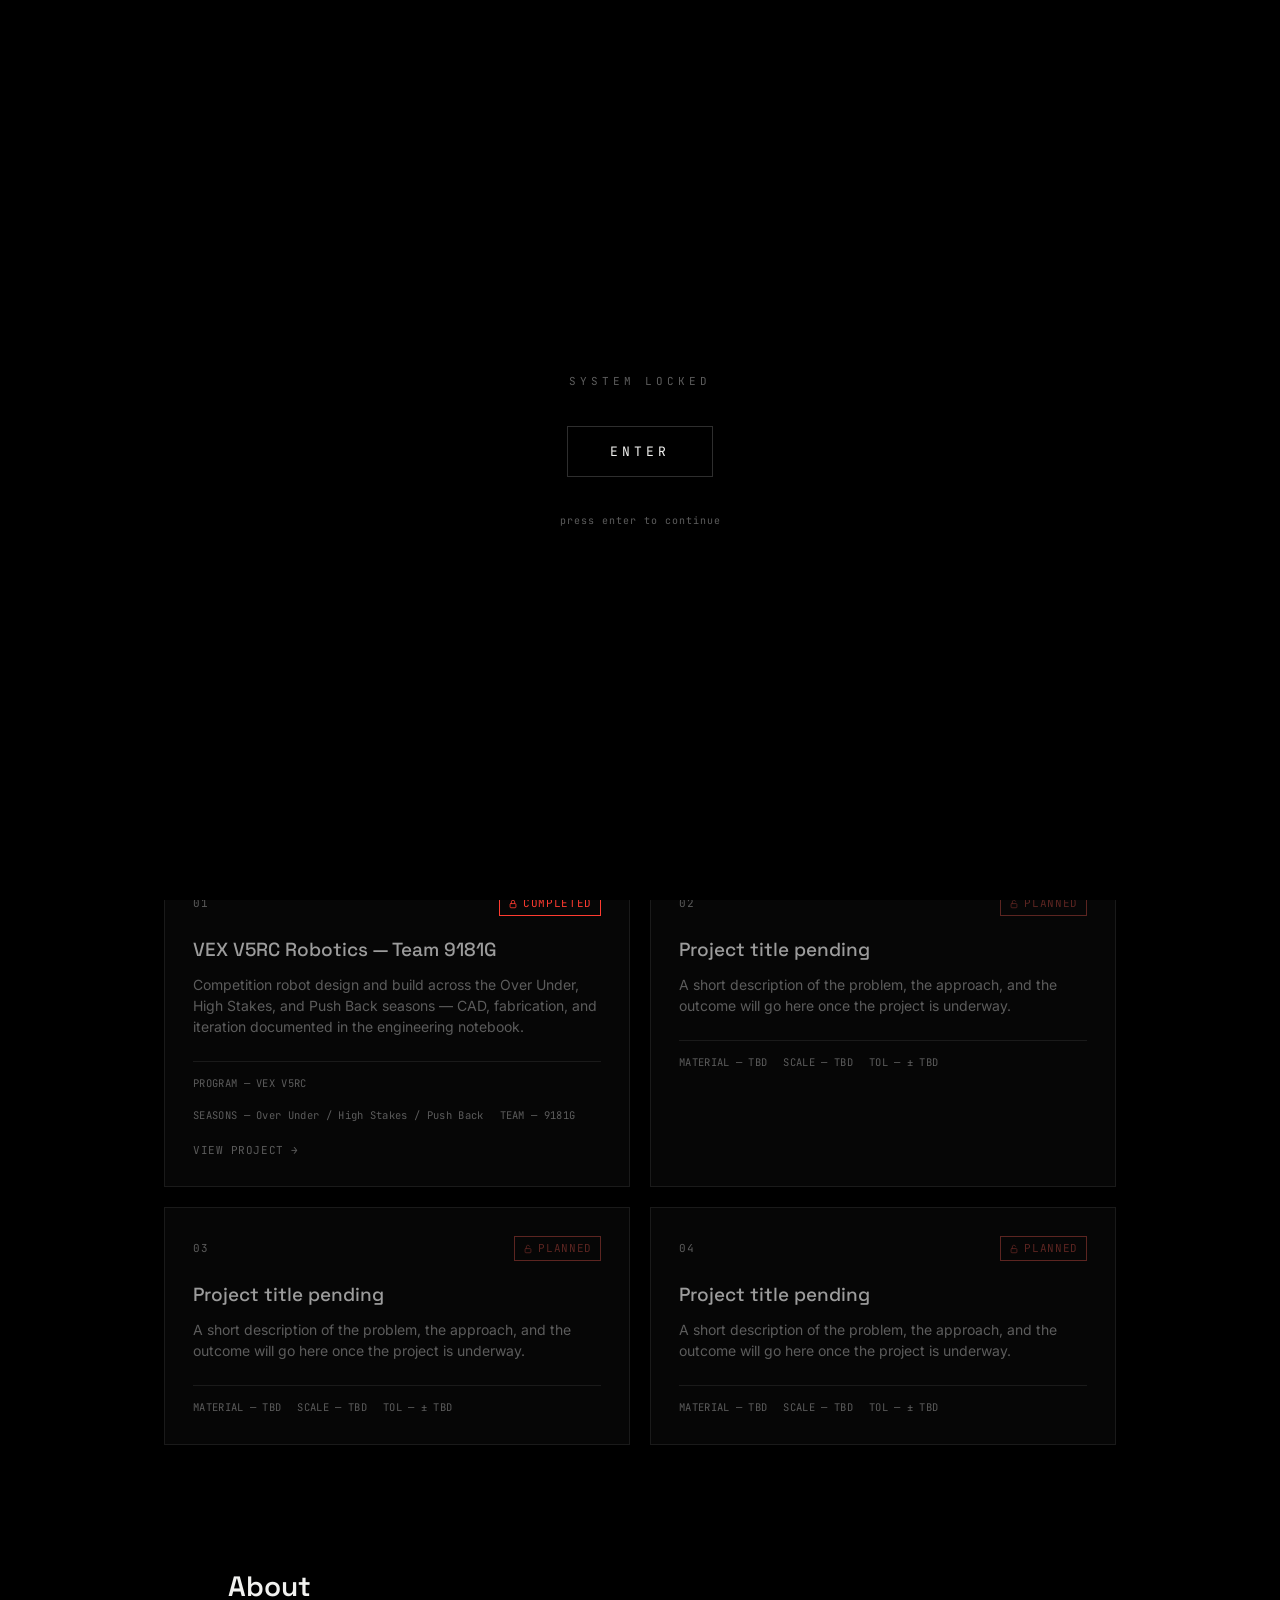
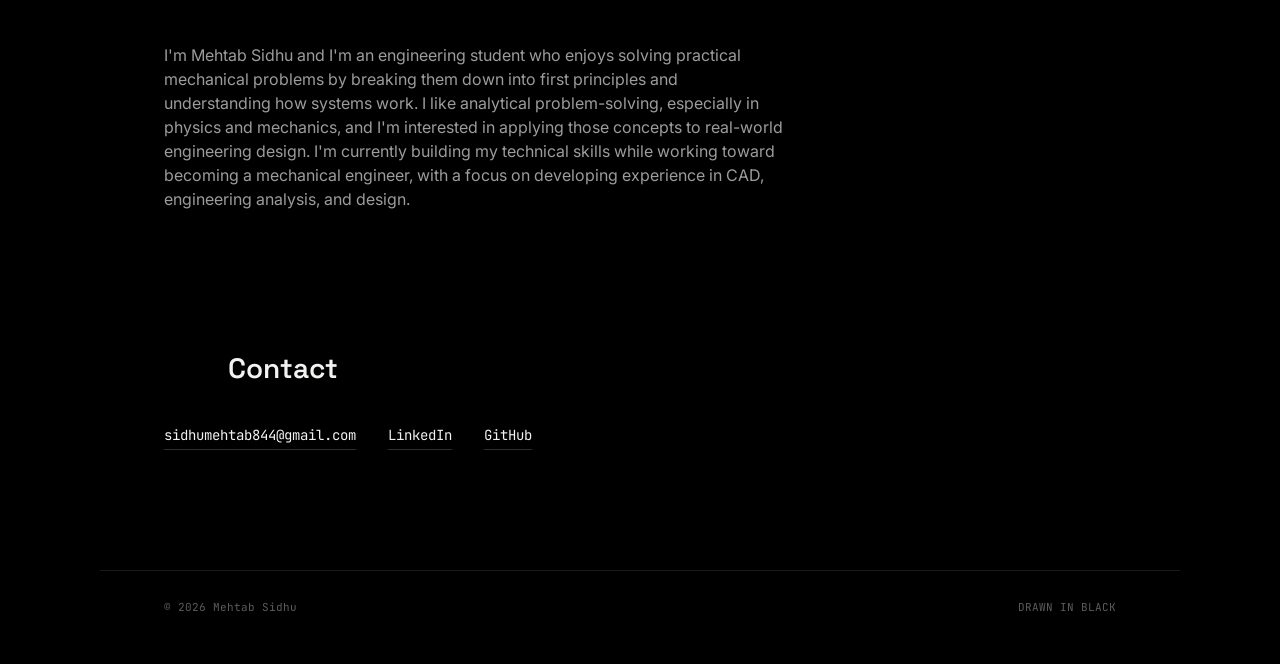
<file: index.html>
<!DOCTYPE html>
<html lang="en">
<head>
<meta charset="UTF-8">
<meta name="viewport" content="width=device-width, initial-scale=1.0">
<title>Mehtab Sidhu &mdash; Mechanical Engineering Portfolio</title>
<meta name="description" content="Mechanical engineering projects, in development.">
<link rel="preconnect" href="https://fonts.googleapis.com">
<link rel="preconnect" href="https://fonts.gstatic.com" crossorigin>
<link href="https://fonts.googleapis.com/css2?family=Space+Grotesk:wght@400;500;600;700&family=Inter:wght@400;500;600&family=JetBrains+Mono:wght@400;500&display=swap" rel="stylesheet">
<link rel="stylesheet" href="style.css">
</head>
<body>

<div class="grid-overlay" aria-hidden="true"></div>

<header class="site-header">
  <div class="header-inner">
    <a href="#top" class="mark">MEHTAB&nbsp;SIDHU</a>
    <nav class="nav">
      <a href="#work">Work</a>
      <a href="#about">About</a>
      <a href="resume.pdf" target="_blank" rel="noopener">Resume</a>
      <a href="#contact">Contact</a>
    </nav>
  </div>
</header>

<main id="top">

  <section class="hero">
    <div class="hero-inner">
      <p class="hero-eyebrow">SHEET&nbsp;01&nbsp;/&nbsp;01 &mdash; MECHANICAL ENGINEERING</p>
      <h1 class="hero-title">
        Building things<br>
        that hold<br>
        <span class="accent">tolerance.</span>
      </h1>
      <p class="hero-sub">
        This is a working record of engineering projects &mdash; design,
        analysis, fabrication. Follow me along on the process!
      </p>
      <div class="hero-meta">
        <div class="meta-block">
          <span class="meta-label">STATUS</span>
          <span class="meta-value">Archive in progress</span>
        </div>
        <div class="meta-block">
          <span class="meta-label">DISCIPLINE</span>
          <span class="meta-value">Undecided</span>
        </div>
        <div class="meta-block">
          <span class="meta-label">REV</span>
          <span class="meta-value">001</span>
        </div>
      </div>
    </div>
  </section>

  <section class="work" id="work">
    <div class="section-head">
      <h2>Projects</h2>
    </div>

    <div class="project-grid">

      <a class="project-card" data-status="completed" href="projects/vex-9181g.html">
        <div class="card-corner tl"></div><div class="card-corner tr"></div>
        <div class="card-corner bl"></div><div class="card-corner br"></div>
        <div class="card-top">
          <span class="card-index">01</span>
          <span class="card-status">
            <svg class="lock-icon" viewBox="0 0 24 24" fill="none" stroke="currentColor" stroke-width="2" stroke-linecap="round" stroke-linejoin="round" aria-hidden="true"><rect x="5" y="11" width="14" height="10" rx="2"/><path d="M8 11V7a4 4 0 0 1 8 0v4"/></svg>
            COMPLETED
          </span>
        </div>
        <h3 class="card-title">VEX V5RC Robotics &mdash; Team 9181G</h3>
        <p class="card-desc">Competition robot design and build across the Over Under, High Stakes, and Push Back seasons &mdash; CAD, fabrication, and iteration documented in the engineering notebook.</p>
        <div class="card-spec">
          <span>PROGRAM &mdash; VEX V5RC</span>
          <span>SEASONS &mdash; Over Under / High Stakes / Push Back</span>
          <span>TEAM &mdash; 9181G</span>
        </div>
        <span class="card-view">VIEW PROJECT &rarr;</span>
      </a>

      <article class="project-card" data-status="planned">
        <div class="card-corner tl"></div><div class="card-corner tr"></div>
        <div class="card-corner bl"></div><div class="card-corner br"></div>
        <div class="card-top">
          <span class="card-index">02</span>
          <span class="card-status">
            <svg class="lock-icon" viewBox="0 0 24 24" fill="none" stroke="currentColor" stroke-width="2" stroke-linecap="round" stroke-linejoin="round" aria-hidden="true"><rect x="5" y="11" width="14" height="10" rx="2"/><path d="M8 11V7a4 4 0 0 1 7.75-1.5"/></svg>
            PLANNED
          </span>
        </div>
        <h3 class="card-title">Project title pending</h3>
        <p class="card-desc">A short description of the problem, the approach, and the outcome will go here once the project is underway.</p>
        <div class="card-spec">
          <span>MATERIAL &mdash; TBD</span>
          <span>SCALE &mdash; TBD</span>
          <span>TOL &mdash; &plusmn; TBD</span>
        </div>
      </article>

      <article class="project-card" data-status="planned">
        <div class="card-corner tl"></div><div class="card-corner tr"></div>
        <div class="card-corner bl"></div><div class="card-corner br"></div>
        <div class="card-top">
          <span class="card-index">03</span>
          <span class="card-status">
            <svg class="lock-icon" viewBox="0 0 24 24" fill="none" stroke="currentColor" stroke-width="2" stroke-linecap="round" stroke-linejoin="round" aria-hidden="true"><rect x="5" y="11" width="14" height="10" rx="2"/><path d="M8 11V7a4 4 0 0 1 7.75-1.5"/></svg>
            PLANNED
          </span>
        </div>
        <h3 class="card-title">Project title pending</h3>
        <p class="card-desc">A short description of the problem, the approach, and the outcome will go here once the project is underway.</p>
        <div class="card-spec">
          <span>MATERIAL &mdash; TBD</span>
          <span>SCALE &mdash; TBD</span>
          <span>TOL &mdash; &plusmn; TBD</span>
        </div>
      </article>

      <article class="project-card" data-status="planned">
        <div class="card-corner tl"></div><div class="card-corner tr"></div>
        <div class="card-corner bl"></div><div class="card-corner br"></div>
        <div class="card-top">
          <span class="card-index">04</span>
          <span class="card-status">
            <svg class="lock-icon" viewBox="0 0 24 24" fill="none" stroke="currentColor" stroke-width="2" stroke-linecap="round" stroke-linejoin="round" aria-hidden="true"><rect x="5" y="11" width="14" height="10" rx="2"/><path d="M8 11V7a4 4 0 0 1 7.75-1.5"/></svg>
            PLANNED
          </span>
        </div>
        <h3 class="card-title">Project title pending</h3>
        <p class="card-desc">A short description of the problem, the approach, and the outcome will go here once the project is underway.</p>
        <div class="card-spec">
          <span>MATERIAL &mdash; TBD</span>
          <span>SCALE &mdash; TBD</span>
          <span>TOL &mdash; &plusmn; TBD</span>
        </div>
      </article>

    </div>
  </section>

  <section class="about" id="about">
    <div class="section-head">
      <h2>About</h2>
    </div>
    <p class="about-text">
      I'm Mehtab Sidhu and I'm an engineering student who enjoys solving
      practical mechanical problems by breaking them down into first
      principles and understanding how systems work. I like analytical
      problem-solving, especially in physics and mechanics, and I'm
      interested in applying those concepts to real-world engineering
      design. I'm currently building my technical skills while working
      toward becoming a mechanical engineer, with a focus on developing
      experience in CAD, engineering analysis, and design.
    </p>
  </section>

  <section class="contact" id="contact">
    <div class="section-head">
      <h2>Contact</h2>
    </div>
    <div class="contact-links">
      <a href="mailto:sidhumehtab844@gmail.com" class="contact-link" id="email-link" data-email="sidhumehtab844@gmail.com">sidhumehtab844@gmail.com</a>
      <a href="https://www.linkedin.com/in/mehtabsidhu/" target="_blank" rel="noopener" class="contact-link">LinkedIn</a>
      <a href="https://github.com/mehtabss" target="_blank" rel="noopener" class="contact-link">GitHub</a>
    </div>
  </section>

</main>

<footer class="site-footer">
  <span>&copy; <span id="year"></span> Mehtab Sidhu</span>
  <span>DRAWN&nbsp;IN&nbsp;BLACK</span>
</footer>

<script src="script.js"></script>
</body>
</html>
</file>
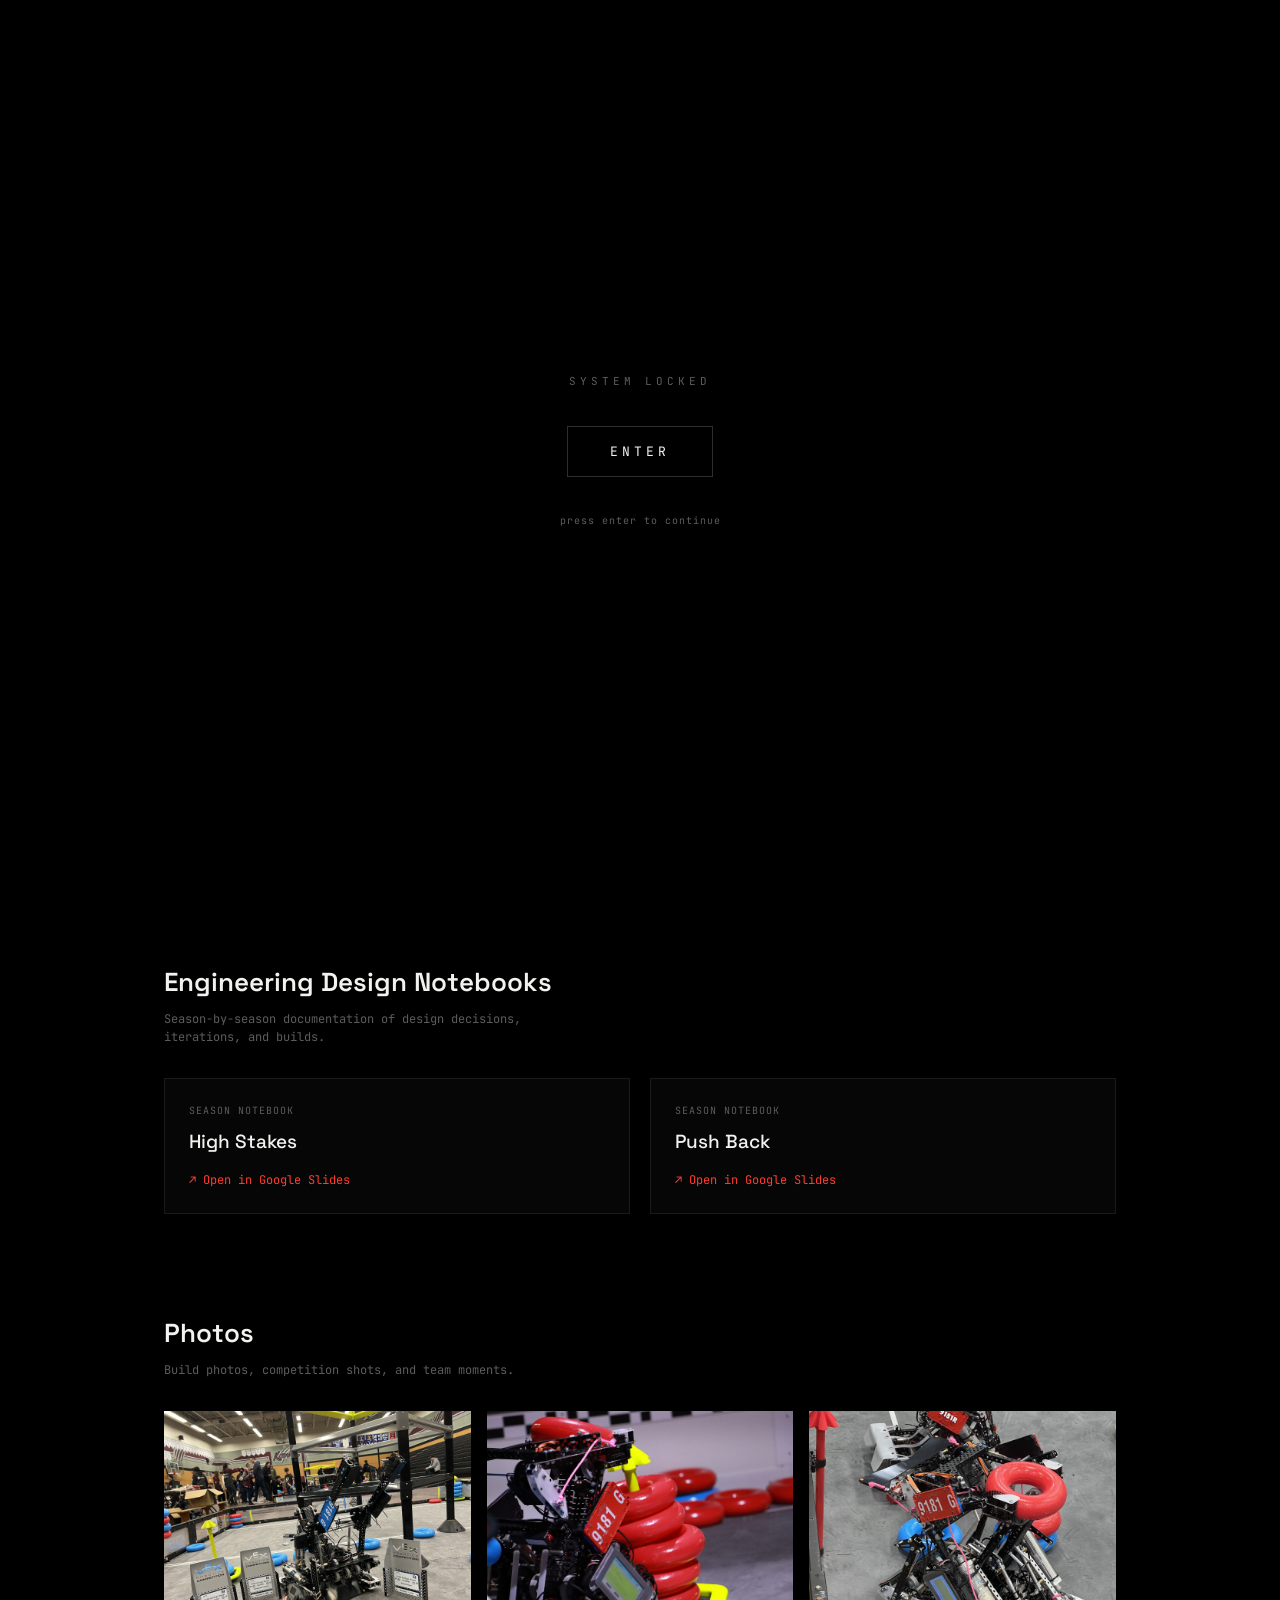
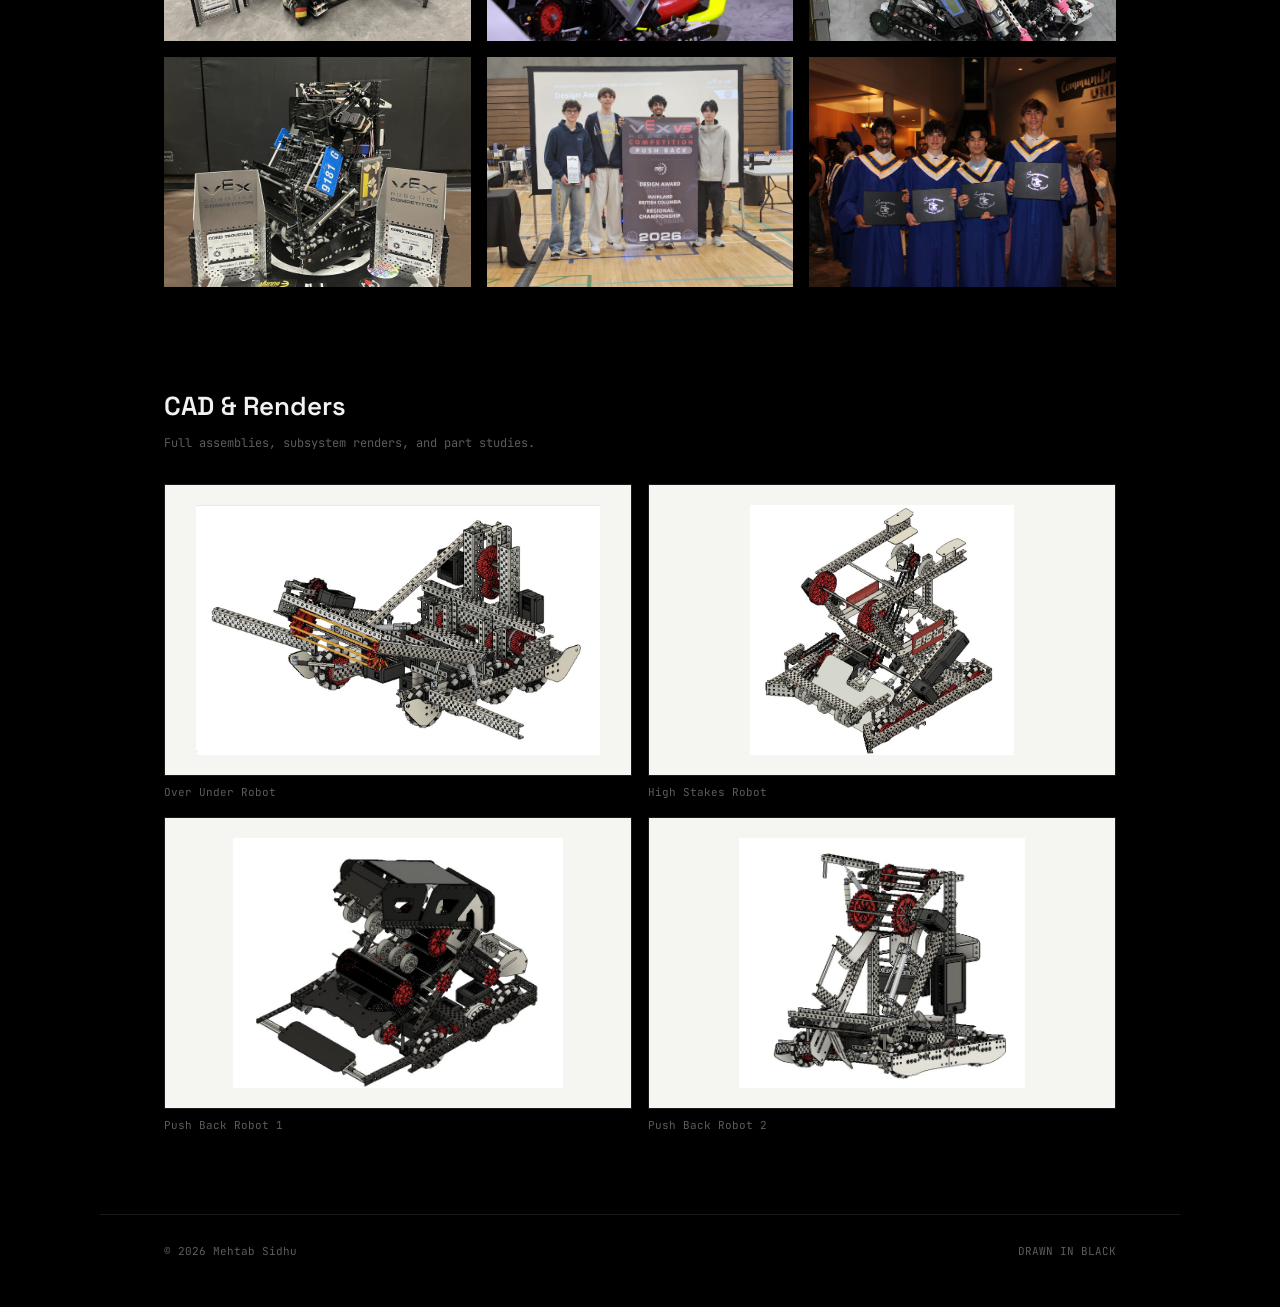
<file: projects/vex-9181g.html>
<!DOCTYPE html>
<html lang="en">
<head>
<meta charset="UTF-8">
<meta name="viewport" content="width=device-width, initial-scale=1.0">
<title>VEX V5RC Robotics — Team 9181G — Mehtab Sidhu</title>
<meta name="description" content="VEX V5RC competition robotics — Team 9181G. Design notebooks, photos, and CAD.">
<link rel="preconnect" href="https://fonts.googleapis.com">
<link rel="preconnect" href="https://fonts.gstatic.com" crossorigin>
<link href="https://fonts.googleapis.com/css2?family=Space+Grotesk:wght@400;500;600;700&family=Inter:wght@400;500;600&family=JetBrains+Mono:wght@400;500&display=swap" rel="stylesheet">
<link rel="stylesheet" href="../style.css">
</head>
<body>

<div class="grid-overlay" aria-hidden="true"></div>

<header class="site-header">
  <div class="header-inner">
    <a href="../index.html#top" class="mark">MEHTAB&nbsp;SIDHU</a>
    <nav class="nav">
      <a href="../index.html#work">Work</a>
      <a href="../index.html#about">About</a>
      <a href="../resume.pdf" target="_blank" rel="noopener">Resume</a>
      <a href="../index.html#contact">Contact</a>
    </nav>
  </div>
</header>

<main>

  <div class="breadcrumb">
    <a href="../index.html#work">&larr; All projects</a>
  </div>

  <section class="hero">
    <div class="hero-inner">
      <p class="hero-eyebrow">SHEET&nbsp;01&nbsp;/&nbsp;04 — COMPLETED PROJECT</p>
      <h1 class="hero-title">
        VEX V5RC<br>
        Robotics<br>
        <span class="accent">Team 9181G.</span>
      </h1>
      <p class="hero-sub">
        9181G was a four-person robotics team that competed for three
        seasons, qualifying for the World Championship each year. Along
        the way, we earned the World Design Award and numerous other
        awards, reflecting our commitment to innovative engineering,
        consistent performance, and continuous improvement while
        competing at the highest level.
      </p>
      <div class="hero-meta">
        <div class="meta-block">
          <span class="meta-label">PROGRAM</span>
          <span class="meta-value">VEX V5 Robotics Competition</span>
        </div>
        <div class="meta-block">
          <span class="meta-label">TEAM</span>
          <span class="meta-value">9181G</span>
        </div>
        <div class="meta-block">
          <span class="meta-label">SEASONS</span>
          <span class="meta-value">Over Under &middot; High Stakes &middot; Push Back</span>
        </div>
        <div class="meta-block">
          <span class="meta-label">STATUS</span>
          <span class="meta-value">Retired</span>
        </div>
      </div>

      <div class="social-links">
        <a class="social-link" href="https://www.youtube.com/@9181Ghost" target="_blank" rel="noopener">
          <svg viewBox="0 0 24 24" fill="none" stroke="currentColor" stroke-width="2" stroke-linecap="round" stroke-linejoin="round" aria-hidden="true"><rect x="2" y="5" width="20" height="14" rx="4"/><polygon points="10 9 16 12 10 15 10 9" fill="currentColor" stroke="none"/></svg>
          YouTube
        </a>
        <a class="social-link" href="https://www.instagram.com/9181ghost/" target="_blank" rel="noopener">
          <svg viewBox="0 0 24 24" fill="none" stroke="currentColor" stroke-width="2" stroke-linecap="round" stroke-linejoin="round" aria-hidden="true"><rect x="3" y="3" width="18" height="18" rx="5"/><circle cx="12" cy="12" r="4"/><circle cx="17.5" cy="6.5" r="0.6" fill="currentColor" stroke="none"/></svg>
          Instagram
        </a>
      </div>
    </div>
  </section>

  <section class="detail-section">
    <h2>Engineering Design Notebooks</h2>
    <p class="detail-section-note">Season-by-season documentation of design decisions, iterations, and builds.</p>
    <div class="notebook-grid">

      <a class="notebook-card" href="https://docs.google.com/presentation/d/125iKscfsRKT7tvcUUHzMwqP9IBiKOUFnk8sesayOlxI/edit?usp=sharing" target="_blank" rel="noopener">
        <span class="notebook-label">SEASON NOTEBOOK</span>
        <span class="notebook-title">High Stakes</span>
        <span class="notebook-arrow">&#8599; Open in Google Slides</span>
      </a>

      <a class="notebook-card" href="https://docs.google.com/presentation/d/1RpA3WrfJKu4vyTPJ67cOPBctnGMkak6QnNr_3mBKEh8/edit?usp=sharing" target="_blank" rel="noopener">
        <span class="notebook-label">SEASON NOTEBOOK</span>
        <span class="notebook-title">Push Back</span>
        <span class="notebook-arrow">&#8599; Open in Google Slides</span>
      </a>

    </div>
  </section>

  <section class="detail-section">
    <h2>Photos</h2>
    <p class="detail-section-note">Build photos, competition shots, and team moments.</p>
    <div class="gallery-grid">

      <figure class="gallery-item">
        <img src="../images/projects/vex-9181g/photo-01.jpg" alt="9181G robot displayed with VEX Robotics Competition awards from the PYRS Heritage Woods Qualifier" loading="lazy">
      </figure>
      <figure class="gallery-item">
        <img src="../images/projects/vex-9181g/photo-02.jpg" alt="Close-up of the 9181G robot's intake mechanism holding game rings" loading="lazy">
      </figure>
      <figure class="gallery-item">
        <img src="../images/projects/vex-9181g/photo-03.jpg" alt="Top-down view of the 9181G robot on the competition field" loading="lazy">
      </figure>
      <figure class="gallery-item">
        <img src="../images/projects/vex-9181g/photo-04.jpg" alt="9181G robot displayed with Gord Trousdell VEX V5 Tournament awards" loading="lazy">
      </figure>
      <figure class="gallery-item">
        <img src="../images/projects/vex-9181g/photo-05.jpg" alt="Team 9181G holding the Design Award at the Mainland British Columbia Regional Championship" loading="lazy">
      </figure>
      <figure class="gallery-item">
        <img src="../images/projects/vex-9181g/photo-06.jpg" alt="Team members at Seaquam Secondary School graduation" loading="lazy">
      </figure>

    </div>
  </section>

  <section class="detail-section">
    <h2>CAD &amp; Renders</h2>
    <p class="detail-section-note">Full assemblies, subsystem renders, and part studies.</p>
    <div class="gallery-grid cad-grid">

      <figure class="gallery-item">
        <img src="../images/projects/vex-9181g/render-01.jpg" alt="CAD render of the Over Under season robot" loading="lazy">
        <figcaption>Over Under Robot</figcaption>
      </figure>
      <figure class="gallery-item">
        <img src="../images/projects/vex-9181g/render-02.jpg" alt="CAD render of the High Stakes season robot" loading="lazy">
        <figcaption>High Stakes Robot</figcaption>
      </figure>
      <figure class="gallery-item">
        <img src="../images/projects/vex-9181g/render-03.jpg" alt="CAD render of the Push Back season robot, version 1" loading="lazy">
        <figcaption>Push Back Robot 1</figcaption>
      </figure>
      <figure class="gallery-item">
        <img src="../images/projects/vex-9181g/render-04.jpg" alt="CAD render of the Push Back season robot, version 2" loading="lazy">
        <figcaption>Push Back Robot 2</figcaption>
      </figure>

    </div>
  </section>

</main>

<footer class="site-footer">
  <span>© <span id="year"></span> Mehtab Sidhu</span>
  <span>DRAWN&nbsp;IN&nbsp;BLACK</span>
</footer>

<script src="../script.js"></script>
</body>
</html>
</file>
<file: style.css>
:root{
  --bg: #000000;
  --surface: #060606;
  --surface-hover: #0f0f0f;
  --border: #1a1a1a;
  --border-strong: #2e2e2e;
  --text: #f2f2f0;
  --text-muted: #9c9c9c;
  --text-dim: #5c5c5c;
  --accent: #ff3b30;
  --accent-dim: #5c2521;
  --accent-2: #3bd1ff;

  --font-display: 'Space Grotesk', sans-serif;
  --font-body: 'Inter', sans-serif;
  --font-mono: 'JetBrains Mono', monospace;

  --max-w: 1080px;
  --edge: clamp(20px, 5vw, 64px);
}

*{ box-sizing: border-box; }
html{ scroll-behavior: smooth; }

body{
  margin:0;
  background: var(--bg);
  color: var(--text);
  font-family: var(--font-body);
  line-height: 1.5;
  -webkit-font-smoothing: antialiased;
}

@media (prefers-reduced-motion: reduce){
  html{ scroll-behavior:auto; }
  *{ animation-duration: 0.001ms !important; transition-duration: 0.001ms !important; }
}

a{ color: inherit; }

/* faint blueprint grid, fixed behind everything */
.grid-overlay{
  position: fixed;
  inset: 0;
  z-index: 0;
  pointer-events: none;
  background-image:
    linear-gradient(to right, rgba(255,255,255,0.028) 1px, transparent 1px),
    linear-gradient(to bottom, rgba(255,255,255,0.028) 1px, transparent 1px);
  background-size: 48px 48px;
  mask-image: radial-gradient(ellipse 80% 60% at 50% 0%, black 0%, transparent 70%);
}

/* ---------- header ---------- */
.site-header{
  position: sticky;
  top: 0;
  z-index: 10;
  background: rgba(12,12,13,0.82);
  backdrop-filter: blur(8px);
  border-bottom: 1px solid var(--border);
}
.header-inner{
  max-width: var(--max-w);
  margin: 0 auto;
  padding: 18px var(--edge);
  display: flex;
  align-items: center;
  justify-content: space-between;
}
.mark{
  font-family: var(--font-mono);
  font-size: 13px;
  letter-spacing: 0.06em;
  text-decoration: none;
  color: var(--text);
}
.nav{ display:flex; gap: 28px; }
.nav a{
  font-family: var(--font-mono);
  font-size: 12px;
  letter-spacing: 0.04em;
  text-decoration:none;
  color: var(--text-muted);
  transition: color .15s ease;
}
.nav a:hover{ color: var(--accent); }
.nav a:focus-visible, .mark:focus-visible, .contact-link:focus-visible{
  outline: 1px solid var(--accent);
  outline-offset: 3px;
}

@media (max-width: 560px){
  .header-inner{
    flex-wrap: wrap;
    row-gap: 14px;
    padding: 16px var(--edge);
  }
  .mark{ flex: 1 1 100%; }
  .nav{
    flex: 1 1 100%;
    gap: 18px;
    flex-wrap: wrap;
  }
}

main{ position: relative; z-index: 2; }

/* ---------- hero ---------- */
.hero{
  position: relative;
  max-width: var(--max-w);
  margin: 0 auto;
  padding: clamp(64px, 12vw, 128px) var(--edge) 80px;
}
.hero-eyebrow{
  font-family: var(--font-mono);
  font-size: 12px;
  color: var(--text-dim);
  letter-spacing: 0.08em;
  margin: 0 0 28px;
}
.hero-title{
  font-family: var(--font-display);
  font-weight: 600;
  font-size: clamp(40px, 7vw, 76px);
  line-height: 1.03;
  letter-spacing: -0.01em;
  margin: 0 0 28px;
}
.hero-title .accent{ color: var(--accent); }
.hero-sub{
  max-width: 46ch;
  color: var(--text-muted);
  font-size: 16px;
  margin: 0 0 56px;
}
.hero-meta{
  display: flex;
  flex-wrap: wrap;
  gap: 40px;
  border-top: 1px solid var(--border);
  padding-top: 24px;
}
.meta-block{ display:flex; flex-direction:column; gap:6px; }
.meta-label{
  font-family: var(--font-mono);
  font-size: 10px;
  letter-spacing: 0.1em;
  color: var(--text-dim);
}
.meta-value{ font-size: 14px; color: var(--text); }

/* ---------- section heads ---------- */
.section-head{
  max-width: var(--max-w);
  margin: 0 auto;
  padding: 0 var(--edge);
  display: flex;
  align-items: baseline;
  justify-content: space-between;
  gap: 24px;
  margin-bottom: 36px;
}
.section-head h2{
  font-family: var(--font-display);
  font-weight: 600;
  font-size: 28px;
  margin: 0;
}
.section-note{
  font-family: var(--font-mono);
  font-size: 12px;
  color: var(--text-dim);
  text-align: right;
  max-width: 32ch;
  margin: 0;
}

/* ---------- work / project grid ---------- */
.work{ padding: 40px 0 100px; }
.project-grid{
  max-width: var(--max-w);
  margin: 0 auto;
  padding: 0 var(--edge);
  display: grid;
  grid-template-columns: repeat(2, 1fr);
  gap: 20px;
}
@media (max-width: 720px){
  .project-grid{ grid-template-columns: 1fr; }
  .section-head{ flex-direction: column; align-items: flex-start; }
  .section-note{ text-align: left; }
}

.project-card{
  position: relative;
  background: var(--surface);
  border: 1px solid var(--border);
  padding: 28px;
  transition: background .2s ease, border-color .2s ease, transform .2s ease;
}
a.project-card{
  display: block;
  text-decoration: none;
  color: inherit;
}
.card-view{
  display: block;
  margin-top: 18px;
  font-family: var(--font-mono);
  font-size: 11px;
  letter-spacing: 0.05em;
  color: var(--text-dim);
  transition: color .15s ease;
}
a.project-card:hover .card-view{ color: var(--accent); }
.project-card:hover{
  background: var(--surface-hover);
  border-color: var(--border-strong);
  transform: translateY(-2px);
}

.card-corner{
  position: absolute;
  width: 10px;
  height: 10px;
  border-color: var(--text-dim);
  opacity: 0;
  transition: opacity .2s ease, border-color .2s ease;
}
.project-card:hover .card-corner{ opacity: 1; border-color: var(--accent); }
.card-corner.tl{ top:-1px; left:-1px; border-top:1px solid; border-left:1px solid; }
.card-corner.tr{ top:-1px; right:-1px; border-top:1px solid; border-right:1px solid; }
.card-corner.bl{ bottom:-1px; left:-1px; border-bottom:1px solid; border-left:1px solid; }
.card-corner.br{ bottom:-1px; right:-1px; border-bottom:1px solid; border-right:1px solid; }

.card-top{
  display:flex;
  justify-content: space-between;
  align-items:center;
  margin-bottom: 20px;
  font-family: var(--font-mono);
  font-size: 11px;
  letter-spacing: 0.06em;
}
.card-index{ color: var(--text-dim); }
.card-status{
  display: inline-flex;
  align-items: center;
  gap: 5px;
  color: var(--accent-dim);
  border: 1px solid var(--accent-dim);
  padding: 3px 8px;
}
.project-card[data-status="completed"] .card-status{
  color: var(--accent); border-color: var(--accent);
}
.lock-icon{
  width: 10px;
  height: 10px;
  flex-shrink: 0;
}

.card-title{
  font-family: var(--font-display);
  font-weight: 500;
  font-size: 19px;
  margin: 0 0 10px;
  color: var(--text-muted);
}
.card-desc{
  font-size: 14px;
  color: var(--text-dim);
  margin: 0 0 24px;
  max-width: 46ch;
}
.card-spec{
  display:flex;
  flex-wrap: wrap;
  gap: 16px;
  font-family: var(--font-mono);
  font-size: 10.5px;
  letter-spacing: 0.03em;
  color: var(--text-dim);
  border-top: 1px solid var(--border);
  padding-top: 14px;
}

/* ---------- about ---------- */
.about{
  max-width: var(--max-w);
  margin: 0 auto;
  padding: 20px var(--edge) 100px;
}
.about-text{
  max-width: 62ch;
  color: var(--text-muted);
  font-size: 16px;
}

/* ---------- contact ---------- */
.contact{
  max-width: var(--max-w);
  margin: 0 auto;
  padding: 20px var(--edge) 120px;
}
.contact-links{ display:flex; gap: 32px; flex-wrap: wrap; }
.contact-link{
  font-family: var(--font-mono);
  font-size: 14px;
  text-decoration: none;
  color: var(--text);
  border-bottom: 1px solid var(--border-strong);
  padding-bottom: 3px;
  transition: color .15s ease, border-color .15s ease;
}
.contact-link:hover{ color: var(--accent); border-color: var(--accent); }
.contact-link.is-copied{ color: var(--accent); border-color: var(--accent); }

/* ---------- social links (project pages) ---------- */
.social-links{
  display: flex;
  gap: 28px;
  margin-top: 32px;
  flex-wrap: wrap;
}
.social-link{
  display: inline-flex;
  align-items: center;
  gap: 8px;
  font-family: var(--font-mono);
  font-size: 12.5px;
  letter-spacing: 0.04em;
  text-decoration: none;
  color: var(--text-muted);
  transition: color .15s ease;
}
.social-link svg{ width: 18px; height: 18px; }
.social-link:hover{ color: var(--accent); }

/* ---------- project detail page ---------- */
.breadcrumb{
  max-width: var(--max-w);
  margin: 0 auto;
  padding: 28px var(--edge) 0;
}
.breadcrumb a{
  font-family: var(--font-mono);
  font-size: 12px;
  letter-spacing: 0.04em;
  text-decoration: none;
  color: var(--text-dim);
  transition: color .15s ease;
}
.breadcrumb a:hover{ color: var(--accent); }

.detail-section{
  max-width: var(--max-w);
  margin: 0 auto;
  padding: 20px var(--edge) 80px;
}
.detail-section h2{
  font-family: var(--font-display);
  font-weight: 600;
  font-size: 26px;
  margin: 0 0 8px;
}
.detail-section-note{
  font-family: var(--font-mono);
  font-size: 12px;
  color: var(--text-dim);
  margin: 0 0 32px;
  max-width: 60ch;
}
.overview-text{
  max-width: 68ch;
  color: var(--text-muted);
  font-size: 16px;
}

/* engineering notebook links */
.notebook-grid{
  display: grid;
  grid-template-columns: repeat(2, 1fr);
  gap: 20px;
}
@media (max-width: 640px){ .notebook-grid{ grid-template-columns: 1fr; } }

.notebook-card{
  display: flex;
  flex-direction: column;
  gap: 10px;
  background: var(--surface);
  border: 1px solid var(--border);
  padding: 24px;
  text-decoration: none;
  color: inherit;
  transition: border-color .2s ease, background .2s ease;
}
.notebook-card:hover{ border-color: var(--accent); background: var(--surface-hover); }
.notebook-label{
  font-family: var(--font-mono);
  font-size: 10px;
  letter-spacing: 0.1em;
  color: var(--text-dim);
}
.notebook-title{
  font-family: var(--font-display);
  font-weight: 500;
  font-size: 19px;
}
.notebook-arrow{
  font-family: var(--font-mono);
  font-size: 12px;
  color: var(--accent);
  margin-top: 4px;
}

/* photo / cad galleries */
.gallery-grid{
  display: grid;
  grid-template-columns: repeat(3, 1fr);
  gap: 16px;
}
.gallery-grid.cad-grid{ grid-template-columns: repeat(2, 1fr); }
@media (max-width: 780px){
  .gallery-grid{ grid-template-columns: repeat(2, 1fr); }
}
@media (max-width: 480px){
  .gallery-grid, .gallery-grid.cad-grid{ grid-template-columns: 1fr; }
}

.gallery-item{ margin: 0; }
.gallery-item img{
  width: 100%;
  aspect-ratio: 4 / 3;
  object-fit: cover;
  display: block;
}
.cad-grid .gallery-item img{
  aspect-ratio: 16 / 10;
  object-fit: contain;
  background: #f5f5f2;
  padding: 20px;
  border: 1px solid var(--border);
}
.ph-img{
  aspect-ratio: 4 / 3;
  border: 1px dashed var(--border-strong);
  background: var(--surface);
  display: flex;
  align-items: center;
  justify-content: center;
  font-family: var(--font-mono);
  font-size: 11px;
  letter-spacing: 0.05em;
  color: var(--text-dim);
  text-align: center;
  padding: 12px;
}
.cad-grid .ph-img{ aspect-ratio: 16 / 10; }
.gallery-item figcaption{
  margin-top: 8px;
  font-family: var(--font-mono);
  font-size: 11px;
  color: var(--text-dim);
}

/* ---------- custom cursor + ambient light ---------- */
body.has-custom-cursor,
body.has-custom-cursor a,
body.has-custom-cursor button{
  cursor: none;
}

.cursor-dot{
  position: fixed;
  top: 0; left: 0;
  width: 8px;
  height: 8px;
  background: var(--accent);
  border-radius: 50%;
  pointer-events: none;
  z-index: 9999;
  opacity: 0;
  transition: opacity .3s ease;
  will-change: transform;
}
.cursor-ring{
  position: fixed;
  top: 0; left: 0;
  width: 13px;
  height: 13px;
  border: 1px solid var(--accent);
  border-radius: 50%;
  pointer-events: none;
  z-index: 9998;
  opacity: 0;
  transition: opacity .3s ease, width .25s ease, height .25s ease;
  will-change: transform;
}
body.cursor-ready .cursor-dot,
body.cursor-ready .cursor-ring{ opacity: .85; }
body.cursor-hover .cursor-ring{
  width: 22px;
  height: 22px;
  border-color: var(--accent);
}
body.cursor-hover .cursor-dot{ opacity: 0; }

.cursor-glow{
  position: fixed;
  inset: 0;
  z-index: 1;
  pointer-events: none;
  opacity: 0;
  transition: opacity .4s ease;
  background: radial-gradient(
    circle at var(--mx, 50%) var(--my, 50%),
    rgba(255, 59, 48, 0.14),
    rgba(255, 255, 255, 0.03) 12%,
    transparent 22%
  );
  mix-blend-mode: screen;
}
body.cursor-ready .cursor-glow{ opacity: 1; }

/* ---------- entry gate ---------- */
body.gate-active{ overflow: hidden; }

.gate{
  position: fixed;
  inset: 0;
  z-index: 10000;
  background: var(--bg);
  display: flex;
  flex-direction: column;
  align-items: center;
  justify-content: center;
  gap: 26px;
  opacity: 1;
  transition: opacity .4s ease;
  overflow: hidden;
}
.gate.is-hiding{ opacity: 0; pointer-events: none; }

.gate-noise{
  position: absolute;
  inset: 0;
  pointer-events: none;
  opacity: 0.05;
  background-image: repeating-linear-gradient(
    0deg,
    rgba(255,255,255,0.9) 0px,
    transparent 1px,
    transparent 3px
  );
  mix-blend-mode: overlay;
}

.gate-label{
  font-family: var(--font-mono);
  font-size: 11px;
  letter-spacing: 0.35em;
  color: var(--text-dim);
}

.gate-button{
  position: relative;
  background: none;
  border: 1px solid var(--border-strong);
  color: var(--text);
  font-family: var(--font-mono);
  font-size: 13px;
  letter-spacing: 0.3em;
  padding: 16px 42px;
  cursor: pointer;
  transition: border-color .2s ease, color .2s ease;
}
.gate-button:hover{ border-color: var(--accent); }
.gate-button::before,
.gate-button::after{
  content: attr(data-text);
  position: absolute;
  inset: 0;
  display: flex;
  align-items: center;
  justify-content: center;
  letter-spacing: 0.3em;
  background: var(--bg);
  pointer-events: none;
}
.gate-button::before{
  color: var(--accent);
  clip-path: inset(0 0 100% 0);
  mix-blend-mode: screen;
  animation: gate-glitch-a 3s infinite steps(1);
}
.gate-button::after{
  color: var(--accent-2);
  clip-path: inset(0 0 100% 0);
  mix-blend-mode: screen;
  animation: gate-glitch-b 3.6s infinite steps(1);
}
@keyframes gate-glitch-a{
  0%, 91%{ clip-path: inset(0 0 100% 0); transform: translate(0,0); }
  92%{ clip-path: inset(20% 0 60% 0); transform: translate(-2px,0); }
  95%{ clip-path: inset(60% 0 5% 0); transform: translate(2px,0); }
  100%{ clip-path: inset(0 0 100% 0); transform: translate(0,0); }
}
@keyframes gate-glitch-b{
  0%, 89%{ clip-path: inset(0 0 100% 0); transform: translate(0,0); }
  90%{ clip-path: inset(55% 0 10% 0); transform: translate(2px,0); }
  94%{ clip-path: inset(10% 0 70% 0); transform: translate(-2px,0); }
  100%{ clip-path: inset(0 0 100% 0); transform: translate(0,0); }
}

.gate-hint{
  font-family: var(--font-mono);
  font-size: 10px;
  letter-spacing: 0.1em;
  color: var(--text-dim);
}

@media (prefers-reduced-motion: reduce){
  .gate-button::before, .gate-button::after{ animation: none; }
}

/* ---------- scroll reveal ---------- */
.reveal-item{
  opacity: 0;
  transform: translateY(14px);
}
.reveal-item.is-visible{
  opacity: 1;
  transform: translateY(0);
  transition: opacity .6s ease, transform .6s ease;
}
@media (prefers-reduced-motion: reduce){
  .reveal-item{ opacity: 1; transform: none; }
}

/* ---------- twinkling stars ---------- */
.stars-bg{
  position: fixed;
  inset: 0;
  z-index: 0;
  pointer-events: none;
  overflow: hidden;
}
.twinkle-star{
  position: absolute;
  color: rgba(255,255,255,0.85);
  opacity: 0;
  animation-name: star-twinkle;
  animation-iteration-count: infinite;
  animation-timing-function: ease-in-out;
}
@keyframes star-twinkle{
  0%, 100%{ opacity: 0; transform: scale(0.5); }
  50%{ opacity: 1; transform: scale(1); }
}
@media (prefers-reduced-motion: reduce){
  .stars-bg{ display: none; }
}
.site-footer{
  position: relative;
  z-index: 2;
  max-width: var(--max-w);
  margin: 0 auto;
  padding: 28px var(--edge) 48px;
  display:flex;
  justify-content: space-between;
  font-family: var(--font-mono);
  font-size: 11px;
  color: var(--text-dim);
  border-top: 1px solid var(--border);
}
</file>
